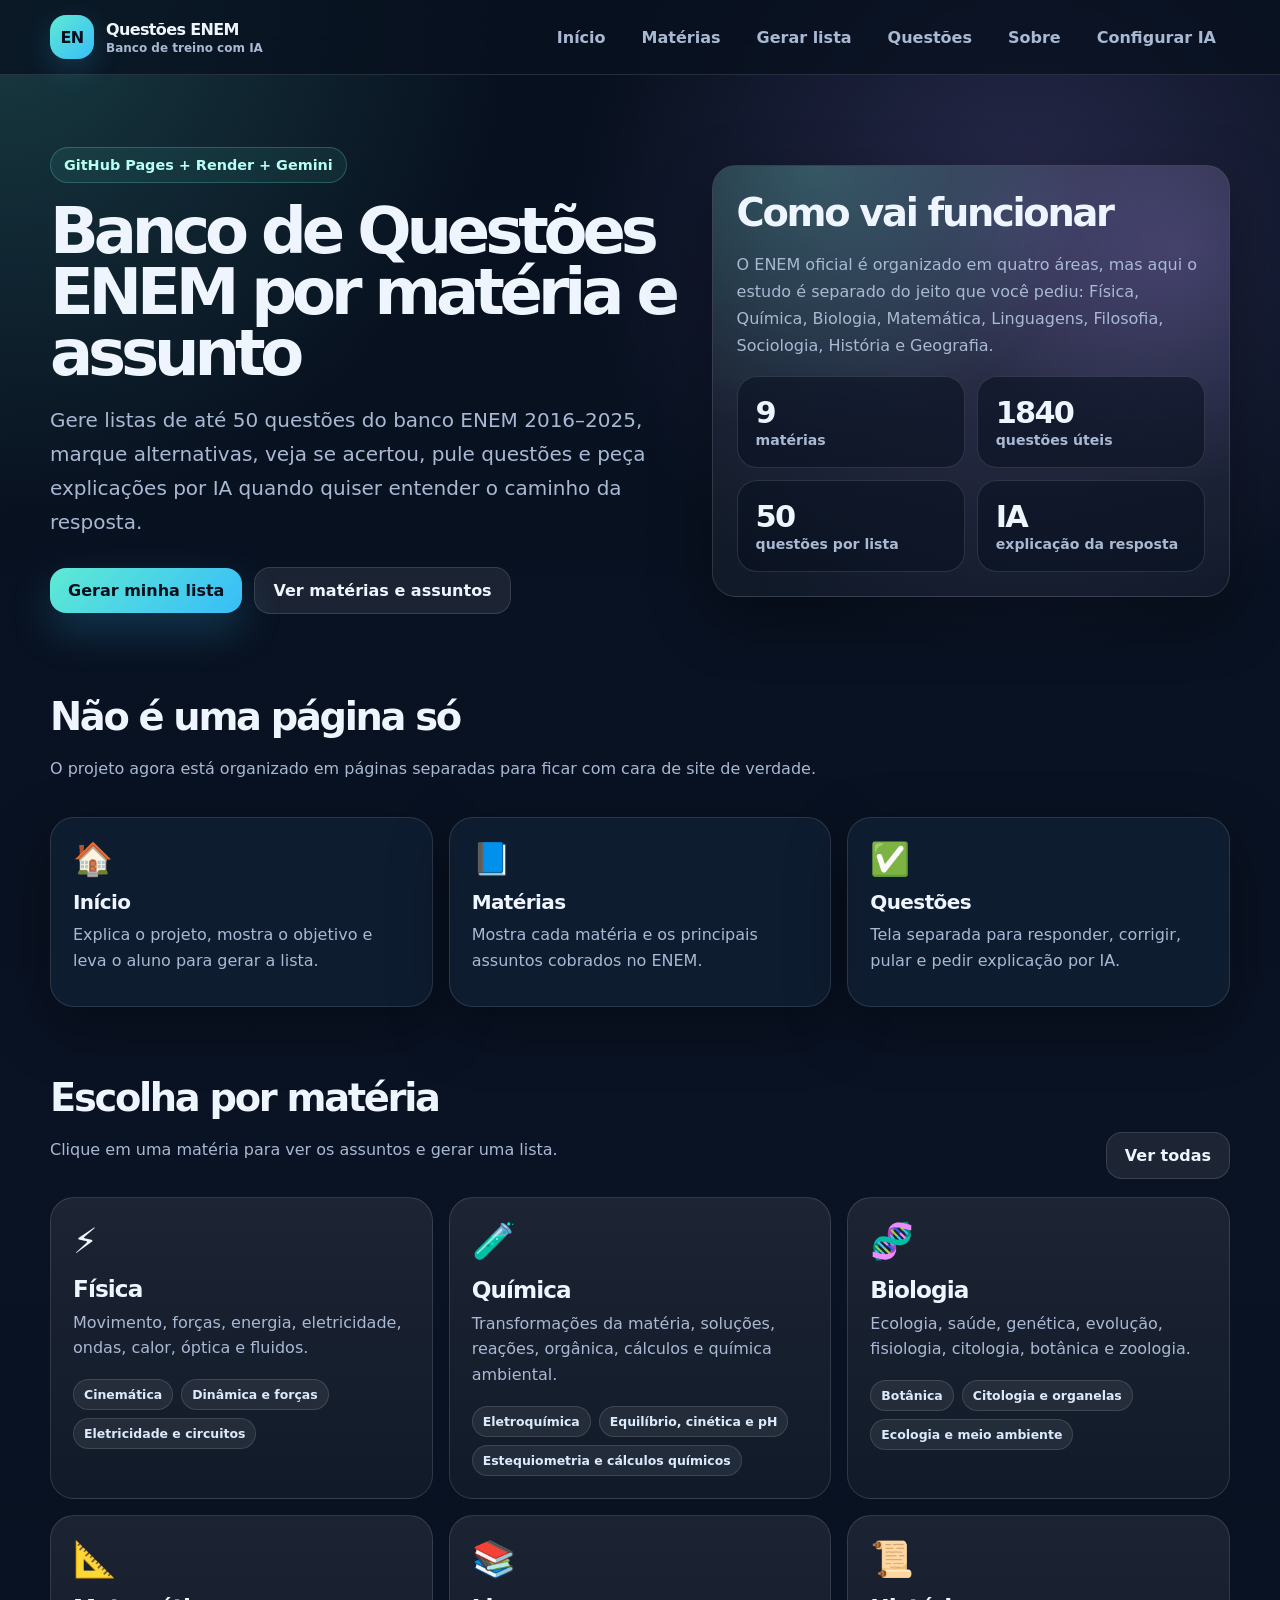
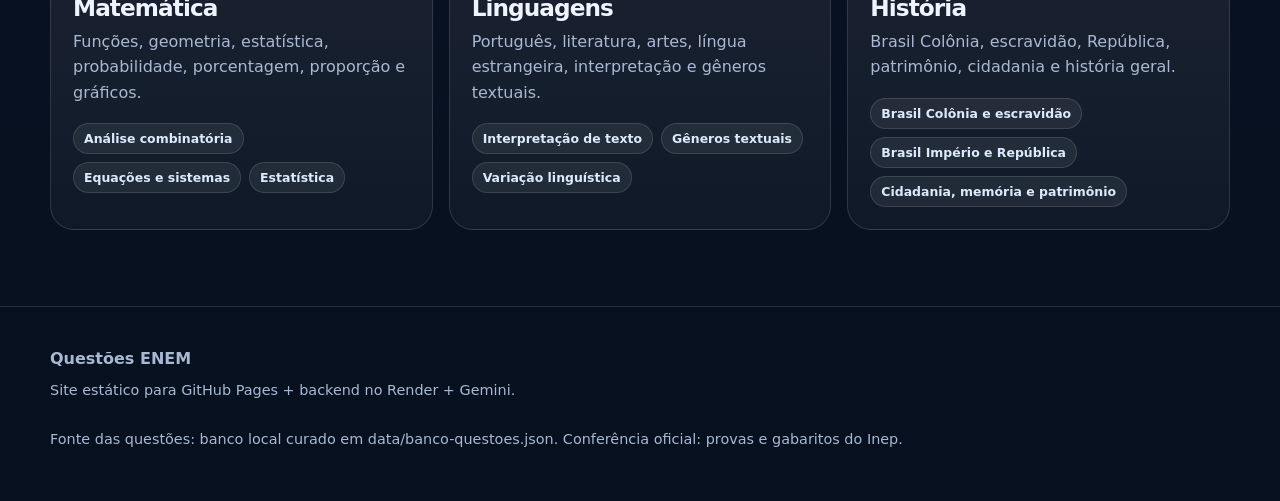
<file: index.html>
<!doctype html>
<html lang="pt-BR">
<head>
  <meta charset="utf-8" />
  <meta name="viewport" content="width=device-width, initial-scale=1" />
  <title>Questões ENEM | Banco de Questões</title>
  <meta name="description" content="Banco de questões reais do ENEM com filtros por matéria, assunto e dificuldade." />
  <link rel="stylesheet" href="./assets/css/styles.css" />
</head>
<body>
  <div id="appHeader"></div>

  <main>
    <section class="hero">
      <div class="container hero-grid">
        <div>
          <span class="eyebrow">GitHub Pages + Render + Gemini</span>
          <h1>Banco de Questões ENEM por matéria e assunto</h1>
          <p class="lead">Gere listas de até 50 questões do banco ENEM 2016–2025, marque alternativas, veja se acertou, pule questões e peça explicações por IA quando quiser entender o caminho da resposta.</p>
          <div class="actions">
            <a class="btn" href="./gerar.html">Gerar minha lista</a>
            <a class="btn secondary" href="./materias.html">Ver matérias e assuntos</a>
          </div>
        </div>
        <div class="hero-card">
          <h2>Como vai funcionar</h2>
          <p class="muted">O ENEM oficial é organizado em quatro áreas, mas aqui o estudo é separado do jeito que você pediu: Física, Química, Biologia, Matemática, Linguagens, Filosofia, Sociologia, História e Geografia.</p>
          <div class="stat-grid">
            <div class="stat"><strong>9</strong><span>matérias</span></div>
            <div class="stat"><strong>1840</strong><span>questões úteis</span></div>
            <div class="stat"><strong>50</strong><span>questões por lista</span></div>
            <div class="stat"><strong>IA</strong><span>explicação da resposta</span></div>
          </div>
        </div>
      </div>
    </section>

    <section class="section">
      <div class="container">
        <div class="section-title">
          <div>
            <h2>Não é uma página só</h2>
            <p class="muted">O projeto agora está organizado em páginas separadas para ficar com cara de site de verdade.</p>
          </div>
        </div>
        <div class="cards">
          <article class="card feature">
            <div>
              <div class="feature-icon">🏠</div>
              <h3>Início</h3>
              <p>Explica o projeto, mostra o objetivo e leva o aluno para gerar a lista.</p>
            </div>
          </article>
          <article class="card feature">
            <div>
              <div class="feature-icon">📘</div>
              <h3>Matérias</h3>
              <p>Mostra cada matéria e os principais assuntos cobrados no ENEM.</p>
            </div>
          </article>
          <article class="card feature">
            <div>
              <div class="feature-icon">✅</div>
              <h3>Questões</h3>
              <p>Tela separada para responder, corrigir, pular e pedir explicação por IA.</p>
            </div>
          </article>
        </div>
      </div>
    </section>

    <section class="section">
      <div class="container">
        <div class="section-title">
          <div>
            <h2>Escolha por matéria</h2>
            <p class="muted">Clique em uma matéria para ver os assuntos e gerar uma lista.</p>
          </div>
          <a class="btn secondary" href="./materias.html">Ver todas</a>
        </div>
        <div id="homeSubjects" class="subject-grid"></div>
      </div>
    </section>
  </main>

  <div id="appFooter"></div>
  <div id="appModal"></div>

  <script src="./assets/js/config.js"></script>
  <script src="./assets/js/topics.js"></script>
  <script src="./assets/js/ui.js"></script>
  <script>
    document.addEventListener('DOMContentLoaded', () => {
      const wrap = document.getElementById('homeSubjects');
      const keys = ['fisica','quimica','biologia','matematica','linguagem','historia'];
      wrap.innerHTML = keys.map(key => {
        const s = ENEM_TOPICS[key];
        return `<a class="subject-card" href="./gerar.html?materia=${key}">
          <div class="emoji">${s.emoji}</div>
          <h3>${s.name}</h3>
          <p>${s.description}</p>
          <div class="pill-row">${s.topics.slice(0,3).map(t => `<span class="pill">${t.name}</span>`).join('')}</div>
        </a>`;
      }).join('');
    });
  </script>
</body>
</html>
</file>
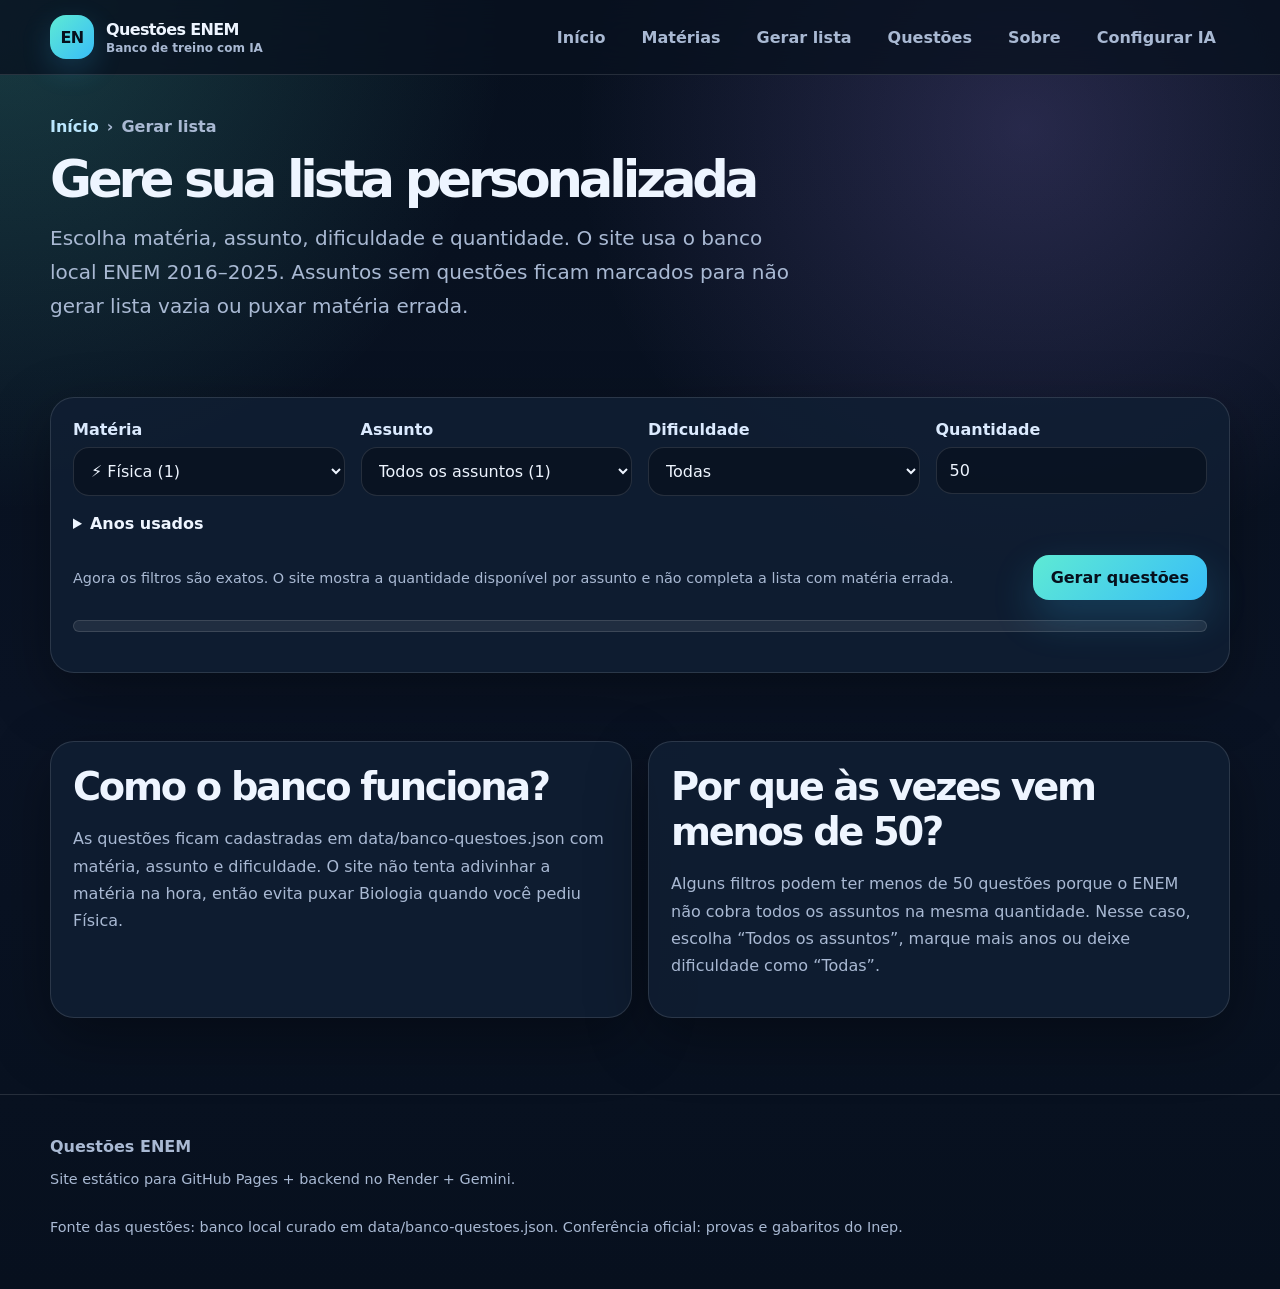
<file: gerar.html>
<!doctype html>
<html lang="pt-BR">
<head>
  <meta charset="utf-8" />
  <meta name="viewport" content="width=device-width, initial-scale=1" />
  <title>Gerar lista | Questões ENEM</title>
  <link rel="stylesheet" href="./assets/css/styles.css" />
</head>
<body>
  <div id="appHeader"></div>
  <main>
    <section class="page-head">
      <div class="container">
        <div class="breadcrumb"><a href="./index.html">Início</a><span>›</span><span>Gerar lista</span></div>
        <h1 class="page-title">Gere sua lista personalizada</h1>
        <p class="lead">Escolha matéria, assunto, dificuldade e quantidade. O site usa o banco local ENEM 2016–2025. Assuntos sem questões ficam marcados para não gerar lista vazia ou puxar matéria errada.</p>
      </div>
    </section>

    <section class="section">
      <div class="container">
        <div class="card">
          <form id="generateForm">
            <div class="form-grid">
              <div class="field">
                <label for="subjectSelect">Matéria</label>
                <select id="subjectSelect" required></select>
              </div>
              <div class="field">
                <label for="topicSelect">Assunto</label>
                <select id="topicSelect" required></select>
              </div>
              <div class="field">
                <label for="difficultySelect">Dificuldade</label>
                <select id="difficultySelect">
                  <option value="todas">Todas</option>
                  <option value="facil">Fácil</option>
                  <option value="media">Média</option>
                  <option value="dificil">Difícil</option>
                </select>
              </div>
              <div class="field">
                <label for="quantityInput">Quantidade</label>
                <input id="quantityInput" type="number" min="1" max="50" value="50" />
              </div>
            </div>

            <details style="margin-top:18px">
              <summary><strong>Anos usados</strong></summary>
              <div id="yearsWrap" class="years"></div>
            </details>

            <div class="form-footer">
              <div>
                <p class="muted small">Agora os filtros são exatos. O site mostra a quantidade disponível por assunto e não completa a lista com matéria errada.</p>
              </div>
              <button class="btn" type="submit">Gerar questões</button>
            </div>
          </form>

          <div id="loading" class="loading"><span class="spinner"></span><span id="loadingText">Carregando banco local...</span></div>
          <div style="margin-top:16px" class="progress-wrap"><div id="progressBar" class="progress-bar"></div></div>
          <div id="resultBox" style="margin-top:18px"></div>
        </div>
      </div>
    </section>

    <section class="section">
      <div class="container">
        <div class="cards two">
          <div class="card">
            <h2>Como o banco funciona?</h2>
            <p class="muted">As questões ficam cadastradas em data/banco-questoes.json com matéria, assunto e dificuldade. O site não tenta adivinhar a matéria na hora, então evita puxar Biologia quando você pediu Física.</p>
          </div>
          <div class="card">
            <h2>Por que às vezes vem menos de 50?</h2>
            <p class="muted">Alguns filtros podem ter menos de 50 questões porque o ENEM não cobra todos os assuntos na mesma quantidade. Nesse caso, escolha “Todos os assuntos”, marque mais anos ou deixe dificuldade como “Todas”.</p>
          </div>
        </div>
      </div>
    </section>
  </main>
  <div id="appFooter"></div>
  <div id="appModal"></div>

  <script src="./assets/js/config.js"></script>
  <script src="./assets/js/topics.js"></script>
  <script src="./assets/js/ui.js"></script>
  <script src="./assets/js/enem-api.js"></script>
  <script>
    const params = new URLSearchParams(location.search);
    const preSubject = params.get('materia') || 'fisica';
    let BANK_STATS = { total: 0, porMateria: {}, porAssunto: {}, porDificuldade: {} };

    function subjectCount(key){
      return Number(BANK_STATS.porMateria?.[key] || 0);
    }

    function topicCount(subjectKey, topicId){
      if(topicId === 'todos') return subjectCount(subjectKey);
      return Number(BANK_STATS.porAssunto?.[`${subjectKey}/${topicId}`] || 0);
    }

    function fillSubjects(){
      const subjectSelect = document.getElementById('subjectSelect');
      subjectSelect.innerHTML = Object.entries(ENEM_TOPICS).map(([key, s]) => {
        const count = subjectCount(key);
        const label = count ? `${s.emoji} ${s.name} (${count})` : `${s.emoji} ${s.name} (sem questões ainda)`;
        return `<option value="${key}">${label}</option>`;
      }).join('');
      if(ENEM_TOPICS[preSubject]) subjectSelect.value = preSubject;
      fillTopics();
    }

    function fillTopics(){
      const key = document.getElementById('subjectSelect').value;
      const topicSelect = document.getElementById('topicSelect');
      const topics = ENEM_TOPICS[key].topics;
      const total = topicCount(key, 'todos');
      let html = `<option value="todos">Todos os assuntos (${total})</option>`;
      html += topics.map(t => {
        const count = topicCount(key, t.id);
        const disabled = count === 0 ? 'disabled' : '';
        const suffix = count === 0 ? ' — sem questões no banco' : ` (${count})`;
        return `<option value="${t.id}" ${disabled}>${t.name}${suffix}</option>`;
      }).join('');
      topicSelect.innerHTML = html;
    }

    function fillYears(){
      const wrap = document.getElementById('yearsWrap');
      wrap.innerHTML = ENEM_CONFIG.YEARS.map(y => `
        <label class="year-check"><input type="checkbox" value="${y}" checked /> ${y}</label>
      `).join('');
    }

    function selectedYears(){
      return [...document.querySelectorAll('#yearsWrap input:checked')].map(i => Number(i.value));
    }

    function noQuestionsMessage(filters){
      const subjectName = ENEM_TOPICS[filters.subject]?.name || filters.subject;
      const topicName = filters.topic === 'todos'
        ? 'Todos os assuntos'
        : (ENEM_TOPICS[filters.subject]?.topics?.find(t => t.id === filters.topic)?.name || filters.topic);
      return `<div class="alert danger"><strong>Não há questões nesse filtro ainda.</strong><br>
        Matéria: ${subjectName}<br>
        Assunto: ${topicName}<br>
        Dificuldade: ${filters.difficulty}<br><br>
        Isso não significa que o ENEM nunca cobrou esse assunto. Significa que o banco local atual ainda não tem questões cadastradas nesse recorte. Tente “Todos os assuntos” ou “Todas” em dificuldade.</div>`;
    }

    document.addEventListener('DOMContentLoaded', async () => {
      try {
        const bank = await ENEM_API.loadLocalBank();
        BANK_STATS = bank.stats || BANK_STATS;
      } catch (error) {
        console.error(error);
      }

      fillSubjects();
      fillYears();
      document.getElementById('subjectSelect').addEventListener('change', fillTopics);

      document.getElementById('generateForm').addEventListener('submit', async (event) => {
        event.preventDefault();
        const resultBox = document.getElementById('resultBox');
        const loading = document.getElementById('loading');
        const loadingText = document.getElementById('loadingText');
        const progressBar = document.getElementById('progressBar');
        const quantity = Math.min(50, Math.max(1, Number(document.getElementById('quantityInput').value || 50)));
        const filters = {
          subject: document.getElementById('subjectSelect').value,
          topic: document.getElementById('topicSelect').value,
          difficulty: document.getElementById('difficultySelect').value,
          quantity,
          years: selectedYears()
        };
        if(!filters.years.length){
          resultBox.innerHTML = `<p class="alert danger">Selecione pelo menos um ano.</p>`;
          return;
        }
        loading.classList.add('show');
        resultBox.innerHTML = '';
        progressBar.style.width = '0%';
        try{
          const questions = await ENEM_API.generateQuestionList(filters, ({current, total, found}) => {
            loadingText.textContent = `Carregando banco local... encontrados: ${found}`;
            progressBar.style.width = `${Math.round((current / total) * 100)}%`;
          });

          const payload = {
            createdAt: new Date().toISOString(),
            filters,
            subjectName: ENEM_TOPICS[filters.subject].name,
            questions,
            answers: {}
          };
          localStorage.setItem('ENEM_CURRENT_LIST', JSON.stringify(payload));

          if(!questions.length){
            resultBox.innerHTML = noQuestionsMessage(filters);
          } else {
            const requested = Number(filters.quantity || 50);
            const shortage = questions.length < requested ? `<br><span class="muted small">Pediu ${requested}, mas só existem ${questions.length} nesse filtro. Não completei com matéria errada.</span>` : '';
            resultBox.innerHTML = `<div class="alert success"><strong>Lista gerada!</strong> Encontrei ${questions.length} questão(ões).${shortage}</div><div class="actions" style="margin-top:14px"><a class="btn" href="./questoes.html">Responder agora</a><button class="btn secondary" type="button" onclick="location.reload()">Gerar outra</button></div>`;
          }
        } catch(err){
          console.error(err);
          resultBox.innerHTML = `<p class="alert danger">Erro ao carregar o banco local. Confira se data/banco-questoes.json foi enviado para o GitHub.</p>`;
        } finally {
          loading.classList.remove('show');
        }
      });
    });
  </script>
</body>
</html>
</file>
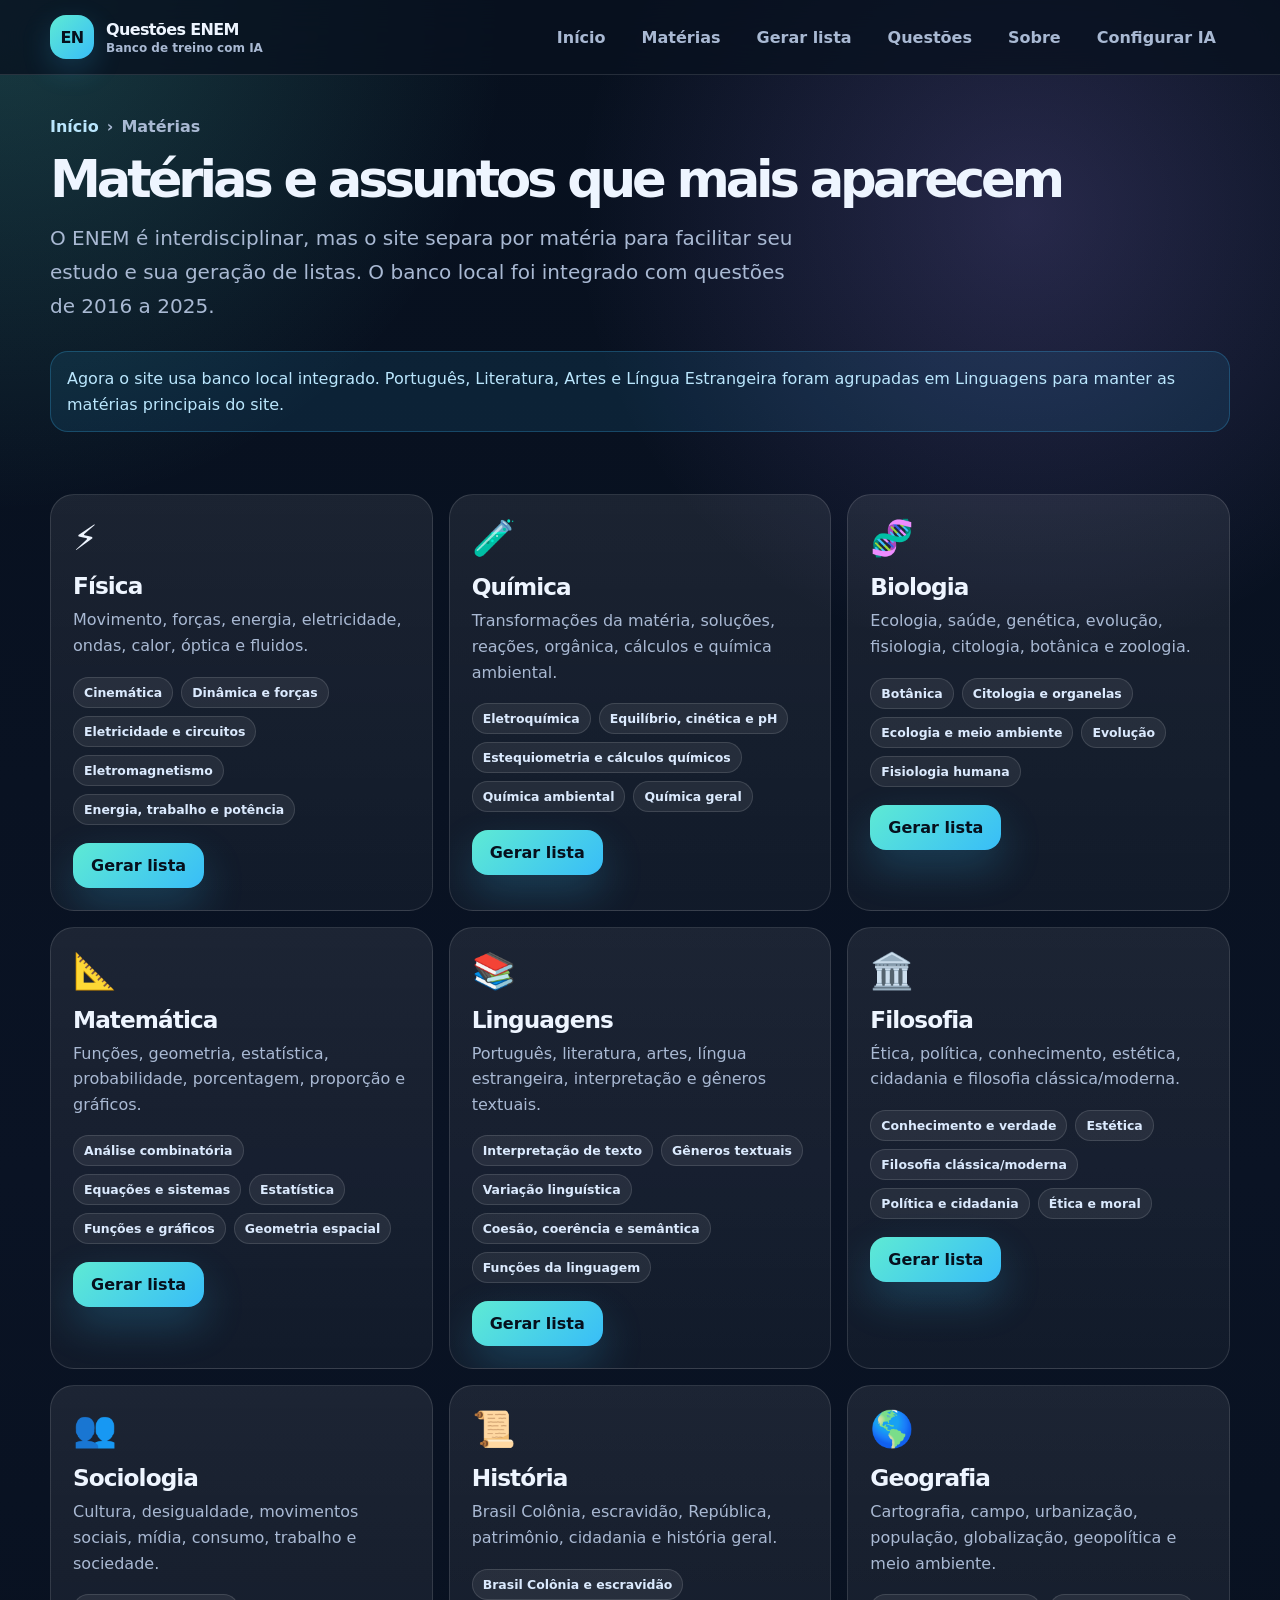
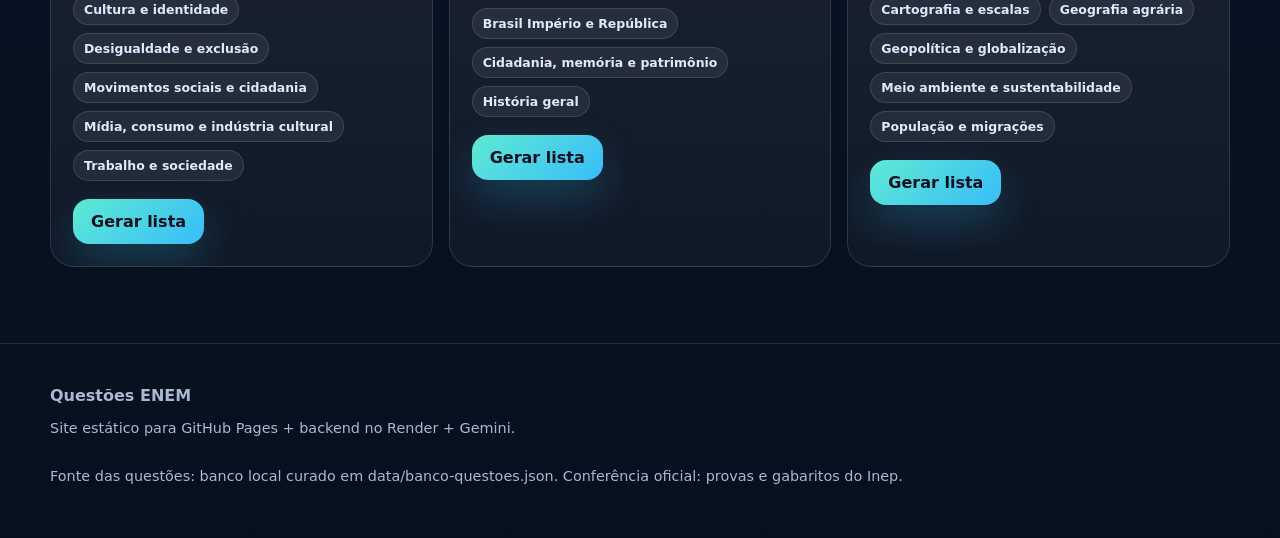
<file: materias.html>
<!doctype html>
<html lang="pt-BR">
<head>
  <meta charset="utf-8" />
  <meta name="viewport" content="width=device-width, initial-scale=1" />
  <title>Matérias e assuntos | Questões ENEM</title>
  <link rel="stylesheet" href="./assets/css/styles.css" />
</head>
<body>
  <div id="appHeader"></div>
  <main>
    <section class="page-head">
      <div class="container">
        <div class="breadcrumb"><a href="./index.html">Início</a><span>›</span><span>Matérias</span></div>
        <h1 class="page-title">Matérias e assuntos que mais aparecem</h1>
        <p class="lead">O ENEM é interdisciplinar, mas o site separa por matéria para facilitar seu estudo e sua geração de listas. O banco local foi integrado com questões de 2016 a 2025.</p>
        <p class="alert info">Agora o site usa banco local integrado. Português, Literatura, Artes e Língua Estrangeira foram agrupadas em Linguagens para manter as matérias principais do site.</p>
      </div>
    </section>
    <section class="section">
      <div class="container">
        <div id="subjectGrid" class="subject-grid"></div>
      </div>
    </section>
  </main>
  <div id="appFooter"></div>
  <div id="appModal"></div>
  <script src="./assets/js/config.js"></script>
  <script src="./assets/js/topics.js"></script>
  <script src="./assets/js/ui.js"></script>
  <script>
    document.addEventListener('DOMContentLoaded', () => {
      const grid = document.getElementById('subjectGrid');
      grid.innerHTML = Object.entries(ENEM_TOPICS).map(([key, s]) => `
        <article class="subject-card">
          <div class="emoji">${s.emoji}</div>
          <h3>${s.name}</h3>
          <p>${s.description}</p>
          <div class="pill-row">${s.topics.slice(0,5).map(t => `<span class="pill">${t.name}</span>`).join('')}</div>
          <div class="actions" style="margin-top:18px">
            <a class="btn" href="./gerar.html?materia=${key}">Gerar lista</a>
          </div>
        </article>
      `).join('');
    });
  </script>
</body>
</html>
</file>
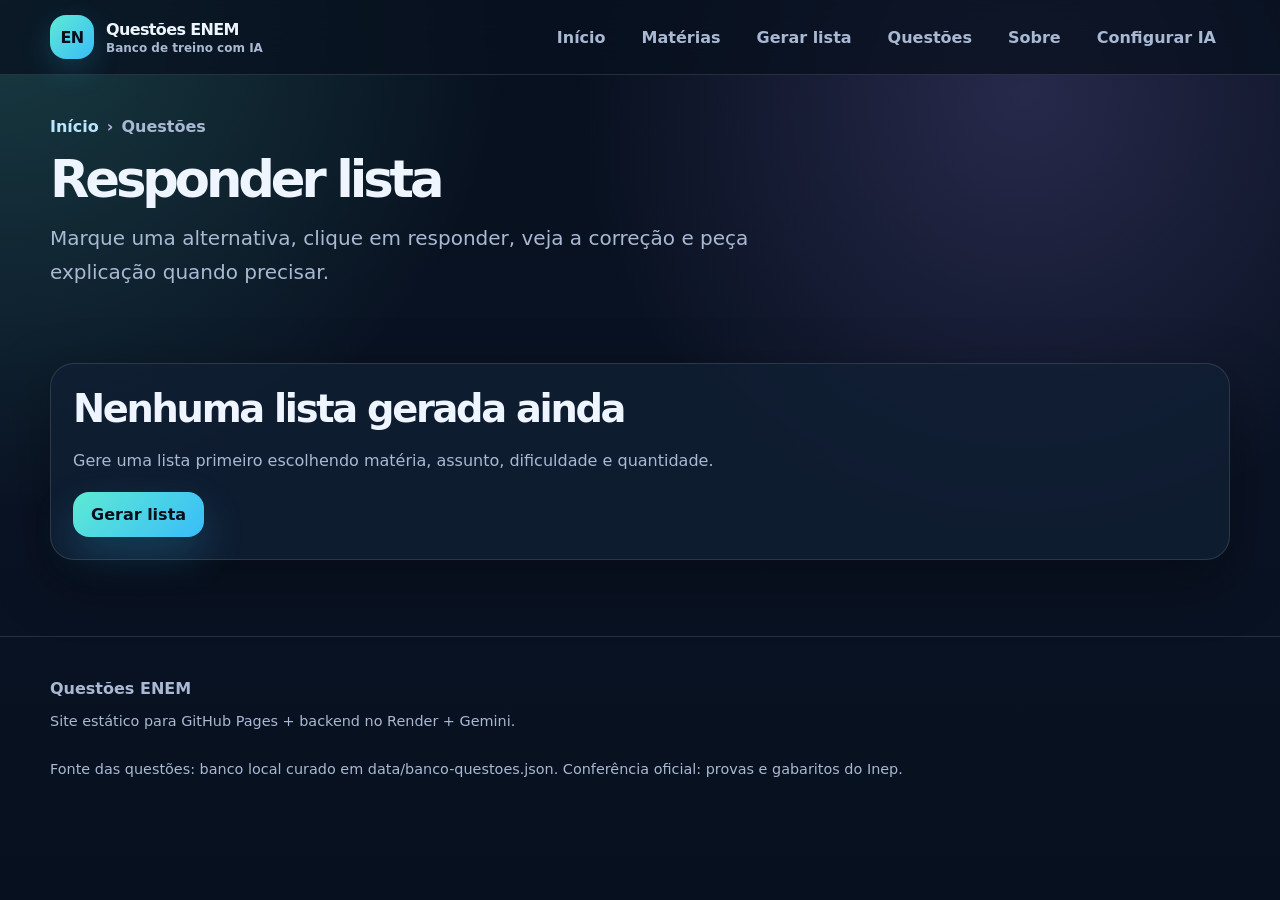
<file: questoes.html>
<!doctype html>
<html lang="pt-BR">
<head>
  <meta charset="utf-8" />
  <meta name="viewport" content="width=device-width, initial-scale=1" />
  <title>Responder questões | Questões ENEM</title>
  <link rel="stylesheet" href="./assets/css/styles.css" />
</head>
<body>
  <div id="appHeader"></div>
  <main>
    <section class="page-head">
      <div class="container">
        <div class="breadcrumb"><a href="./index.html">Início</a><span>›</span><span>Questões</span></div>
        <h1 class="page-title">Responder lista</h1>
        <p class="lead">Marque uma alternativa, clique em responder, veja a correção e peça explicação quando precisar.</p>
      </div>
    </section>

    <section class="section">
      <div class="container" id="quizRoot"></div>
    </section>
  </main>
  <div id="appFooter"></div>
  <div id="appModal"></div>

  <script src="./assets/js/config.js"></script>
  <script src="./assets/js/topics.js"></script>
  <script src="./assets/js/ui.js"></script>
  <script src="./assets/js/enem-api.js"></script>
  <script>
    let list = null;
    let current = 0;
    let selected = '';
    const tempSelections = {};

    function loadList(){
      try { return JSON.parse(localStorage.getItem('ENEM_CURRENT_LIST') || 'null'); }
      catch { return null; }
    }
    function saveList(){ localStorage.setItem('ENEM_CURRENT_LIST', JSON.stringify(list)); }
    function statusOf(index){ return list.answers?.[list.questions[index].id]?.status || 'open'; }
    function stats(){
      const answers = Object.values(list.answers || {});
      return {
        total: list.questions.length,
        answered: answers.filter(a => a.status === 'correct' || a.status === 'wrong').length,
        correct: answers.filter(a => a.status === 'correct').length,
        wrong: answers.filter(a => a.status === 'wrong').length,
        skipped: answers.filter(a => a.status === 'skipped').length
      };
    }
    function renderMedia(files){
      if(!files || !files.length) return '';
      return files.map(f => {
        const url = f.url || f.file || f.image || f;
        if(!url) return '';
        return `<p><img src="${escapeHtml(url)}" alt="Imagem da questão" loading="lazy"></p>`;
      }).join('');
    }
    function renderQuestionText(q){
      return `
        <div class="question-text">
          ${q.title ? `<p><strong>${escapeHtml(stripHtml(q.title))}</strong></p>` : ''}
          ${q.context ? `<p>${q.context}</p>` : ''}
          ${renderMedia(q.files)}
          ${q.alternativesIntroduction ? `<p><strong>${q.alternativesIntroduction}</strong></p>` : ''}
        </div>
      `;
    }
    function renderQuiz(){
      const root = document.getElementById('quizRoot');
      list = loadList();
      if(!list || !list.questions || !list.questions.length){
        root.innerHTML = `<div class="card"><h2>Nenhuma lista gerada ainda</h2><p class="muted">Gere uma lista primeiro escolhendo matéria, assunto, dificuldade e quantidade.</p><div class="actions" style="margin-top:18px"><a class="btn" href="./gerar.html">Gerar lista</a></div></div>`;
        return;
      }
      const q = list.questions[current];
      const answer = list.answers?.[q.id] || null;
      selected = answer?.selected || tempSelections[q.id] || '';
      const st = stats();
      root.innerHTML = `
        <div class="quiz-layout">
          <aside class="quiz-side card">
            <h2>${escapeHtml(list.subjectName || 'Lista')}</h2>
            <p class="muted small">${list.questions.length} questão(ões) na lista.</p>
            <div class="progress-wrap"><div class="progress-bar" style="width:${Math.round(((current + 1) / list.questions.length) * 100)}%"></div></div>
            <div class="score-list">
              <div class="score-item"><span>Respondidas</span><strong>${st.answered}</strong></div>
              <div class="score-item"><span>Acertos</span><strong>${st.correct}</strong></div>
              <div class="score-item"><span>Erros</span><strong>${st.wrong}</strong></div>
              <div class="score-item"><span>Puladas</span><strong>${st.skipped}</strong></div>
            </div>
            <div class="question-index">
              ${list.questions.map((_, i) => `<button class="qdot ${i === current ? 'active' : ''} ${statusOf(i)}" onclick="goTo(${i})">${i+1}</button>`).join('')}
            </div>
            <div class="actions" style="margin-top:18px"><a class="btn secondary" href="./gerar.html">Nova lista</a></div>
          </aside>
          <article class="card">
            <div class="question-head">
              <div>
                <div class="question-meta">
                  <span class="pill">Questão ${current + 1}/${list.questions.length}</span>
                  <span class="pill">ENEM ${q.year}</span>
                  <span class="pill">${escapeHtml(q.estimatedSubjectName || '')}</span>
                  <span class="pill">${escapeHtml(q.estimatedTopic?.name || 'Assunto estimado')}</span>
                  <span class="pill">${q.estimatedDifficulty === 'facil' ? 'Fácil' : q.estimatedDifficulty === 'media' ? 'Média' : 'Difícil'}</span>
                </div>
              </div>
              <button class="btn secondary" type="button" onclick="skipQuestion()">Pular questão</button>
            </div>
            ${renderQuestionText(q)}
            <div class="alternatives">
              ${q.alternatives.map(a => {
                let cls = '';
                if(answer?.status === 'correct' || answer?.status === 'wrong'){
                  if(a.letter === q.correctAlternative) cls = 'correct';
                  if(a.letter === answer.selected && answer.selected !== q.correctAlternative) cls = 'wrong';
                } else if(a.letter === selected){ cls = 'selected'; }
                return `<button class="alt ${cls}" type="button" onclick="selectAlt('${a.letter}')" ${answer?.status === 'correct' || answer?.status === 'wrong' ? 'disabled' : ''}>
                  <span class="letter">${escapeHtml(a.letter)}</span>
                  <span>${a.text || ''}${a.file ? `<br><img src="${escapeHtml(a.file)}" alt="Alternativa ${escapeHtml(a.letter)}">` : ''}</span>
                </button>`;
              }).join('')}
            </div>
            <div id="feedback">${renderFeedback(q, answer)}</div>
            <div class="quiz-actions">
              <button id="answerBtn" class="btn" type="button" onclick="answerQuestion()" ${answer?.status === 'correct' || answer?.status === 'wrong' ? 'disabled' : ''}>Responder</button>
              <button class="btn secondary" type="button" onclick="explainQuestion()">Explicar resposta</button>
              <button class="btn secondary" type="button" onclick="prevQuestion()" ${current === 0 ? 'disabled' : ''}>Anterior</button>
              <button class="btn secondary" type="button" onclick="nextQuestion()" ${current === list.questions.length - 1 ? 'disabled' : ''}>Próxima</button>
            </div>
            <div id="explainBox" class="explain-box card"><div class="loading" id="explainLoading"><span class="spinner"></span><span>Gerando explicação...</span></div><div id="explainContent" class="explain-content"></div></div>
          </article>
        </div>
      `;
    }
    function renderFeedback(q, answer){
      if(!answer) return '';
      if(answer.status === 'skipped') return `<p class="alert">Questão pulada. Você pode voltar nela depois.</p>`;
      if(answer.status === 'correct') return `<p class="alert success"><strong>Acertou!</strong> A alternativa correta é ${escapeHtml(q.correctAlternative)}.</p>`;
      if(answer.status === 'wrong') return `<p class="alert danger"><strong>Errou.</strong> Você marcou ${escapeHtml(answer.selected)}. A correta é ${escapeHtml(q.correctAlternative)}.</p>`;
      return '';
    }
    function selectAlt(letter){ const q = list.questions[current]; selected = letter; tempSelections[q.id] = letter; renderQuiz(); }
    function answerQuestion(){
      const q = list.questions[current];
      if(!selected){ alert('Marque uma alternativa antes de responder.'); return; }
      list.answers = list.answers || {};
      list.answers[q.id] = { selected, status: selected === q.correctAlternative ? 'correct' : 'wrong', answeredAt: new Date().toISOString() };
      saveList(); renderQuiz();
    }
    function skipQuestion(){
      const q = list.questions[current];
      list.answers = list.answers || {};
      if(!list.answers[q.id]) list.answers[q.id] = { selected: '', status: 'skipped', answeredAt: new Date().toISOString() };
      saveList(); nextQuestion();
    }
    function goTo(i){ current = i; renderQuiz(); }
    function nextQuestion(){ if(current < list.questions.length - 1){ current++; renderQuiz(); } }
    function prevQuestion(){ if(current > 0){ current--; renderQuiz(); } }
    async function explainQuestion(){
      const backendUrl = window.getBackendUrl?.() || '';
      const q = list.questions[current];
      const answer = list.answers?.[q.id] || {};
      const box = document.getElementById('explainBox');
      const loading = document.getElementById('explainLoading');
      const content = document.getElementById('explainContent');
      box.classList.add('show');
      content.innerHTML = '';
      if(!backendUrl){
        content.innerHTML = `<p class="alert danger">Configure primeiro o link do backend do Render em “Configurar IA”.</p>`;
        return;
      }
      loading.classList.add('show');
      try{
        const res = await fetch(`${backendUrl}/api/explain`, {
          method: 'POST',
          headers: { 'Content-Type': 'application/json' },
          body: JSON.stringify({ question: q, selectedLetter: answer.selected || selected || null })
        });
        const data = await res.json().catch(() => ({}));
        if(!res.ok) throw new Error(data.error || 'Erro ao explicar');
        content.textContent = data.explanation || 'Não foi possível gerar explicação.';
      } catch(err){
        content.innerHTML = `<p class="alert danger">Não consegui chamar a IA. Confira se o backend do Render está online e se a variável GEMINI_API_KEY está correta.</p>`;
      } finally {
        loading.classList.remove('show');
      }
    }
    document.addEventListener('DOMContentLoaded', renderQuiz);
  </script>
</body>
</html>
</file>
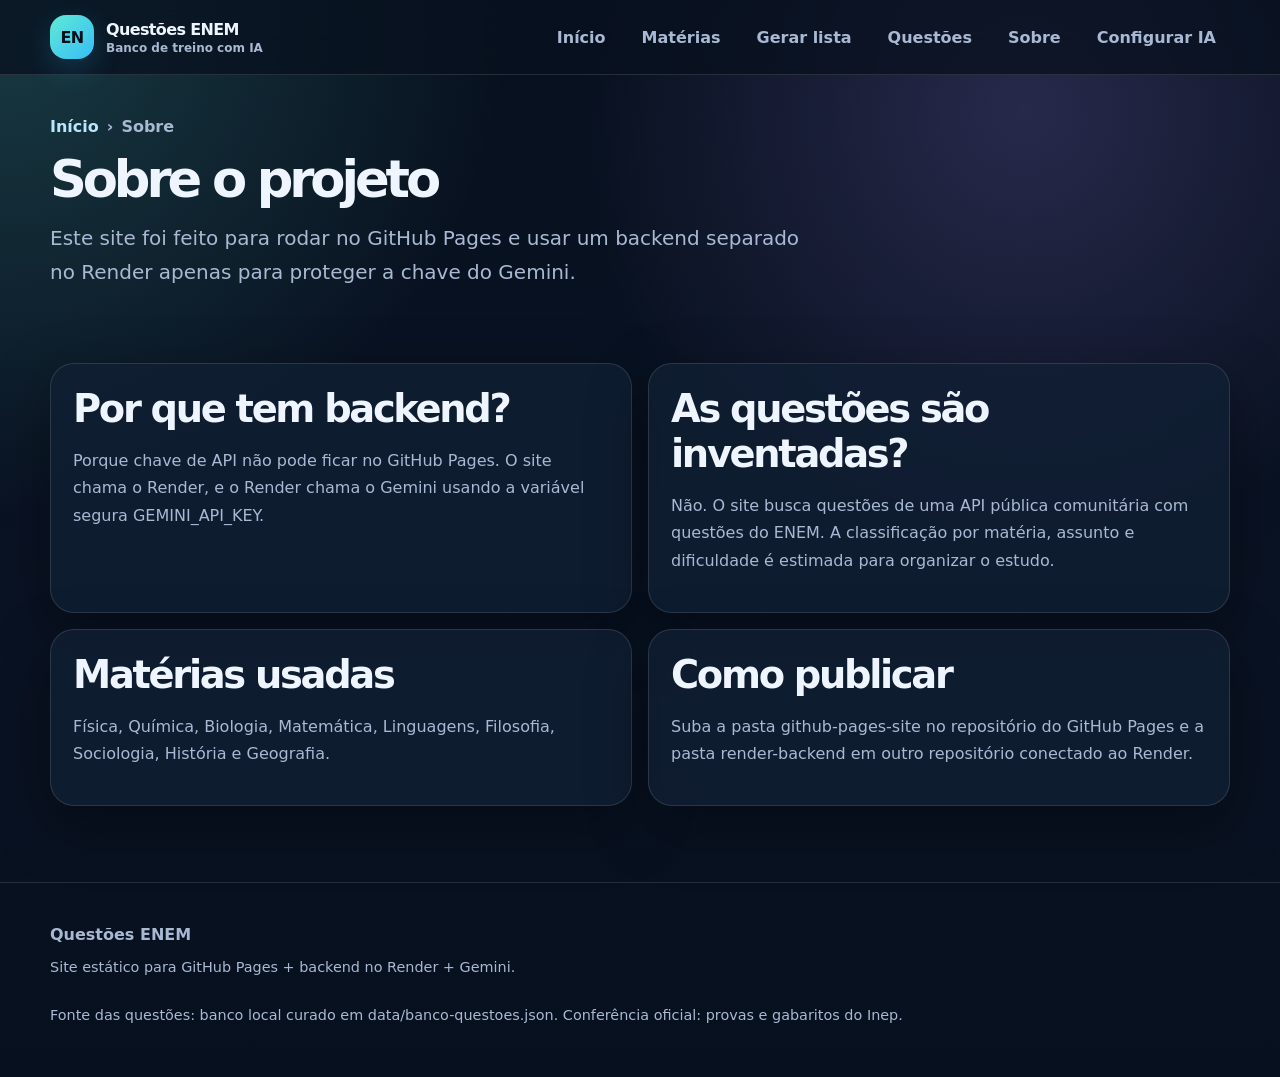
<file: sobre.html>
<!doctype html>
<html lang="pt-BR">
<head>
  <meta charset="utf-8" />
  <meta name="viewport" content="width=device-width, initial-scale=1" />
  <title>Sobre | Questões ENEM</title>
  <link rel="stylesheet" href="./assets/css/styles.css" />
</head>
<body>
  <div id="appHeader"></div>
  <main>
    <section class="page-head">
      <div class="container">
        <div class="breadcrumb"><a href="./index.html">Início</a><span>›</span><span>Sobre</span></div>
        <h1 class="page-title">Sobre o projeto</h1>
        <p class="lead">Este site foi feito para rodar no GitHub Pages e usar um backend separado no Render apenas para proteger a chave do Gemini.</p>
      </div>
    </section>
    <section class="section">
      <div class="container cards two">
        <div class="card">
          <h2>Por que tem backend?</h2>
          <p class="muted">Porque chave de API não pode ficar no GitHub Pages. O site chama o Render, e o Render chama o Gemini usando a variável segura GEMINI_API_KEY.</p>
        </div>
        <div class="card">
          <h2>As questões são inventadas?</h2>
          <p class="muted">Não. O site busca questões de uma API pública comunitária com questões do ENEM. A classificação por matéria, assunto e dificuldade é estimada para organizar o estudo.</p>
        </div>
        <div class="card">
          <h2>Matérias usadas</h2>
          <p class="muted">Física, Química, Biologia, Matemática, Linguagens, Filosofia, Sociologia, História e Geografia.</p>
        </div>
        <div class="card">
          <h2>Como publicar</h2>
          <p class="muted">Suba a pasta github-pages-site no repositório do GitHub Pages e a pasta render-backend em outro repositório conectado ao Render.</p>
        </div>
      </div>
    </section>
  </main>
  <div id="appFooter"></div>
  <div id="appModal"></div>
  <script src="./assets/js/config.js"></script>
  <script src="./assets/js/topics.js"></script>
  <script src="./assets/js/ui.js"></script>
</body>
</html>
</file>
<file: assets/css/styles.css>
:root{
  --bg:#08111f;
  --bg-2:#0f1b2e;
  --card:#111f34;
  --card-2:#152842;
  --text:#eef5ff;
  --muted:#a9b9d3;
  --line:rgba(255,255,255,.12);
  --brand:#5eead4;
  --brand-2:#38bdf8;
  --accent:#a78bfa;
  --danger:#fb7185;
  --success:#34d399;
  --warning:#fbbf24;
  --shadow:0 20px 60px rgba(0,0,0,.35);
  --radius:24px;
}
*{box-sizing:border-box}
html{scroll-behavior:smooth}
body{
  margin:0;
  color:var(--text);
  background:
    radial-gradient(circle at top left, rgba(94,234,212,.20), transparent 32rem),
    radial-gradient(circle at 80% 10%, rgba(167,139,250,.20), transparent 28rem),
    linear-gradient(180deg, #07101e 0%, #0a1324 55%, #07101e 100%);
  font-family:Inter, ui-sans-serif, system-ui, -apple-system, BlinkMacSystemFont, "Segoe UI", sans-serif;
  min-height:100vh;
}
a{color:inherit;text-decoration:none}
button,input,select,textarea{font:inherit}
.container{width:min(1180px, calc(100% - 32px));margin:0 auto}
.topbar{
  position:sticky;top:0;z-index:20;
  backdrop-filter:blur(18px);
  background:rgba(8,17,31,.78);
  border-bottom:1px solid var(--line);
}
.nav{height:74px;display:flex;align-items:center;justify-content:space-between;gap:18px}
.logo{display:flex;align-items:center;gap:12px;font-weight:900;letter-spacing:-.04em}
.logo-mark{width:44px;height:44px;border-radius:16px;display:grid;place-items:center;color:#06101d;background:linear-gradient(135deg,var(--brand),var(--brand-2));box-shadow:0 10px 30px rgba(56,189,248,.2)}
.logo small{display:block;font-weight:700;letter-spacing:0;color:var(--muted);font-size:.75rem;margin-top:2px}
.nav-links{display:flex;gap:8px;align-items:center;flex-wrap:wrap;justify-content:flex-end}
.nav-links a,.ghost-btn{border:1px solid transparent;padding:10px 13px;border-radius:999px;color:var(--muted);font-weight:700;background:transparent;cursor:pointer}
.nav-links a:hover,.nav-links a.active,.ghost-btn:hover{color:var(--text);background:rgba(255,255,255,.07);border-color:var(--line)}
.hero{padding:72px 0 46px}
.hero-grid{display:grid;grid-template-columns:1.1fr .9fr;gap:28px;align-items:center}
.eyebrow{display:inline-flex;align-items:center;gap:8px;border:1px solid rgba(94,234,212,.25);background:rgba(94,234,212,.08);color:#b8fff3;border-radius:999px;padding:9px 13px;font-weight:800;font-size:.9rem;margin-bottom:18px}
h1{font-size:clamp(2.35rem, 5vw, 5rem);line-height:.95;margin:0 0 20px;letter-spacing:-.08em}
.lead{font-size:clamp(1.03rem, 2vw, 1.25rem);line-height:1.7;color:var(--muted);max-width:760px;margin:0 0 28px}
.actions{display:flex;gap:12px;flex-wrap:wrap;align-items:center}
.btn{display:inline-flex;align-items:center;justify-content:center;gap:10px;border:0;cursor:pointer;border-radius:16px;padding:13px 18px;font-weight:900;color:#06101d;background:linear-gradient(135deg,var(--brand),var(--brand-2));box-shadow:0 18px 42px rgba(56,189,248,.22);transition:transform .2s ease, box-shadow .2s ease, opacity .2s ease;white-space:nowrap}
.btn:hover{transform:translateY(-2px);box-shadow:0 22px 54px rgba(56,189,248,.30)}
.btn.secondary{background:rgba(255,255,255,.08);color:var(--text);border:1px solid var(--line);box-shadow:none}
.btn.danger{background:rgba(251,113,133,.14);color:#fecdd3;border:1px solid rgba(251,113,133,.35);box-shadow:none}
.btn.success{background:rgba(52,211,153,.15);color:#bbf7d0;border:1px solid rgba(52,211,153,.35);box-shadow:none}
.btn:disabled{opacity:.45;cursor:not-allowed;transform:none}
.hero-card{background:linear-gradient(180deg, rgba(255,255,255,.08), rgba(255,255,255,.035));border:1px solid var(--line);border-radius:var(--radius);padding:24px;box-shadow:var(--shadow);position:relative;overflow:hidden}
.hero-card:before{content:"";position:absolute;inset:-2px;background:radial-gradient(circle at 20% 0%, rgba(94,234,212,.22), transparent 45%), radial-gradient(circle at 90% 20%, rgba(167,139,250,.20), transparent 40%);pointer-events:none}
.hero-card > *{position:relative}
.stat-grid{display:grid;grid-template-columns:repeat(2,1fr);gap:12px;margin-top:16px}
.stat{padding:18px;border-radius:20px;background:rgba(8,17,31,.58);border:1px solid var(--line)}
.stat strong{display:block;font-size:1.9rem;letter-spacing:-.06em}.stat span{color:var(--muted);font-weight:700;font-size:.88rem}
.section{padding:34px 0}
.section-title{display:flex;align-items:end;justify-content:space-between;gap:20px;margin-bottom:18px}
h2{font-size:clamp(1.7rem, 3vw, 2.6rem);letter-spacing:-.06em;margin:0 0 8px}.muted{color:var(--muted);line-height:1.7}.small{font-size:.9rem}.tiny{font-size:.8rem;color:var(--muted)}
.card{background:rgba(17,31,52,.82);border:1px solid var(--line);border-radius:var(--radius);box-shadow:var(--shadow);padding:22px}
.cards{display:grid;grid-template-columns:repeat(3,1fr);gap:16px}.cards.two{grid-template-columns:repeat(2,1fr)}
.feature{min-height:190px;display:flex;flex-direction:column;justify-content:space-between}.feature-icon{font-size:2rem;margin-bottom:12px}.feature h3{font-size:1.25rem;margin:0 0 8px;letter-spacing:-.03em}.feature p{color:var(--muted);line-height:1.65;margin:0}
.subject-grid{display:grid;grid-template-columns:repeat(3,1fr);gap:16px}.subject-card{position:relative;overflow:hidden;padding:22px;min-height:210px;cursor:pointer;transition:transform .2s ease,border-color .2s ease;background:linear-gradient(180deg, rgba(255,255,255,.08), rgba(255,255,255,.035));border:1px solid var(--line);border-radius:var(--radius)}.subject-card:hover{transform:translateY(-4px);border-color:rgba(94,234,212,.45)}.subject-card .emoji{font-size:2.2rem;margin-bottom:14px}.subject-card h3{font-size:1.45rem;margin:0 0 8px;letter-spacing:-.04em}.subject-card p{color:var(--muted);line-height:1.6;margin:0 0 18px}.pill-row{display:flex;flex-wrap:wrap;gap:8px}.pill{display:inline-flex;align-items:center;border-radius:999px;padding:7px 10px;background:rgba(255,255,255,.07);border:1px solid var(--line);color:#dbeafe;font-weight:800;font-size:.78rem}
.form-grid{display:grid;grid-template-columns:repeat(4,1fr);gap:16px}.field{display:flex;flex-direction:column;gap:8px}.field label{font-weight:900;color:#dbeafe}.field select,.field input,.field textarea{width:100%;border:1px solid var(--line);background:rgba(8,17,31,.78);color:var(--text);border-radius:16px;padding:13px;outline:none}.field select:focus,.field input:focus,.field textarea:focus{border-color:rgba(94,234,212,.6);box-shadow:0 0 0 4px rgba(94,234,212,.10)}
.form-footer{display:flex;align-items:center;justify-content:space-between;gap:12px;flex-wrap:wrap;margin-top:18px}.years{display:grid;grid-template-columns:repeat(6,1fr);gap:8px;margin-top:10px}.year-check{display:flex;align-items:center;gap:8px;padding:10px;border:1px solid var(--line);background:rgba(255,255,255,.04);border-radius:14px;color:var(--muted);font-weight:800}.year-check input{accent-color:#5eead4}
.alert{padding:14px 16px;border-radius:18px;background:rgba(251,191,36,.10);border:1px solid rgba(251,191,36,.22);color:#fde68a;line-height:1.6}.alert.success{background:rgba(52,211,153,.10);border-color:rgba(52,211,153,.25);color:#bbf7d0}.alert.danger{background:rgba(251,113,133,.10);border-color:rgba(251,113,133,.25);color:#fecdd3}.alert.info{background:rgba(56,189,248,.10);border-color:rgba(56,189,248,.25);color:#bae6fd}
.loading{display:none;align-items:center;gap:12px;margin-top:16px;color:var(--muted);font-weight:800}.loading.show{display:flex}.spinner{width:24px;height:24px;border:3px solid rgba(255,255,255,.16);border-top-color:var(--brand);border-radius:50%;animation:spin 1s linear infinite}@keyframes spin{to{transform:rotate(360deg)}}
.progress-wrap{height:12px;background:rgba(255,255,255,.08);border:1px solid var(--line);border-radius:999px;overflow:hidden}.progress-bar{height:100%;width:0%;background:linear-gradient(90deg,var(--brand),var(--brand-2));transition:width .25s ease}
.quiz-layout{display:grid;grid-template-columns:280px 1fr;gap:18px;align-items:start}.quiz-side{position:sticky;top:92px}.score-list{display:grid;gap:10px;margin-top:14px}.score-item{display:flex;justify-content:space-between;align-items:center;padding:12px 14px;border-radius:16px;background:rgba(255,255,255,.05);border:1px solid var(--line);color:var(--muted);font-weight:900}.score-item strong{color:var(--text)}
.question-head{display:flex;align-items:flex-start;justify-content:space-between;gap:16px;margin-bottom:14px}.question-meta{display:flex;gap:8px;flex-wrap:wrap}.question-text{font-size:1.08rem;line-height:1.75;color:#e6f0ff}.question-text img{max-width:100%;border-radius:16px;border:1px solid var(--line);margin:12px 0}.question-text p{margin:0 0 14px}.alternatives{display:grid;gap:12px;margin-top:18px}.alt{display:grid;grid-template-columns:44px 1fr;gap:12px;align-items:start;text-align:left;width:100%;padding:14px;border-radius:18px;background:rgba(255,255,255,.055);border:1px solid var(--line);color:var(--text);cursor:pointer;transition:transform .16s ease,border-color .16s ease, background .16s ease}.alt:hover{transform:translateY(-1px);border-color:rgba(94,234,212,.35)}.alt .letter{width:36px;height:36px;border-radius:13px;display:grid;place-items:center;background:rgba(255,255,255,.08);font-weight:1000}.alt.selected{border-color:rgba(56,189,248,.70);background:rgba(56,189,248,.10)}.alt.correct{border-color:rgba(52,211,153,.85);background:rgba(52,211,153,.12)}.alt.wrong{border-color:rgba(251,113,133,.85);background:rgba(251,113,133,.12)}
.quiz-actions{display:flex;gap:10px;flex-wrap:wrap;margin-top:18px}.explain-box{display:none;margin-top:18px}.explain-box.show{display:block}.explain-content{white-space:pre-wrap;line-height:1.75;color:#dbeafe}.question-index{display:grid;grid-template-columns:repeat(5,1fr);gap:8px;margin-top:16px}.qdot{border:1px solid var(--line);background:rgba(255,255,255,.05);color:var(--muted);border-radius:12px;padding:9px 0;font-weight:900;cursor:pointer}.qdot.active{background:rgba(56,189,248,.18);color:#bae6fd;border-color:rgba(56,189,248,.35)}.qdot.correct{background:rgba(52,211,153,.16);color:#bbf7d0;border-color:rgba(52,211,153,.35)}.qdot.wrong{background:rgba(251,113,133,.16);color:#fecdd3;border-color:rgba(251,113,133,.35)}.qdot.skipped{background:rgba(251,191,36,.14);color:#fde68a;border-color:rgba(251,191,36,.30)}
.modal{border:0;border-radius:24px;padding:0;width:min(720px,calc(100% - 24px));background:rgba(17,31,52,.96);color:var(--text);box-shadow:var(--shadow)}.modal::backdrop{background:rgba(0,0,0,.62);backdrop-filter:blur(8px)}.modal-inner{padding:24px}.modal-header{display:flex;justify-content:space-between;align-items:start;gap:12px;margin-bottom:18px}.x{border:0;background:rgba(255,255,255,.08);color:var(--text);border-radius:14px;width:40px;height:40px;cursor:pointer;font-weight:1000}
.footer{padding:42px 0 54px;color:var(--muted);border-top:1px solid var(--line);margin-top:42px}.footer-grid{display:flex;justify-content:space-between;gap:18px;flex-wrap:wrap}.footer a{text-decoration:underline;text-underline-offset:4px}
.breadcrumb{display:flex;gap:8px;align-items:center;color:var(--muted);font-weight:800;margin-bottom:18px}.breadcrumb a{color:#bae6fd}.page-head{padding:42px 0 12px}.page-title{font-size:clamp(2.2rem,4vw,4rem);letter-spacing:-.08em;line-height:1;margin:0 0 16px}.topic-list{display:grid;gap:12px;margin-top:18px}.topic-item{padding:16px;border-radius:18px;background:rgba(255,255,255,.055);border:1px solid var(--line)}.topic-item strong{display:block;margin-bottom:6px}.topic-item span{color:var(--muted);line-height:1.55}.source-note{font-size:.88rem;color:var(--muted);line-height:1.6;margin-top:14px}
@media (max-width:960px){.hero-grid,.quiz-layout{grid-template-columns:1fr}.quiz-side{position:static}.cards,.cards.two,.subject-grid{grid-template-columns:1fr 1fr}.form-grid{grid-template-columns:1fr 1fr}.years{grid-template-columns:repeat(4,1fr)}}
@media (max-width:640px){.container{width:min(100% - 20px,1180px)}.nav{height:auto;align-items:flex-start;flex-direction:column;padding:14px 0}.nav-links{justify-content:flex-start}.hero{padding:38px 0 22px}.cards,.cards.two,.subject-grid,.form-grid{grid-template-columns:1fr}.years{grid-template-columns:repeat(2,1fr)}.question-head{flex-direction:column}.btn{width:100%}.actions .btn{width:auto}.quiz-actions .btn{width:100%}.stat-grid{grid-template-columns:1fr}.question-index{grid-template-columns:repeat(4,1fr)}}
</file>
